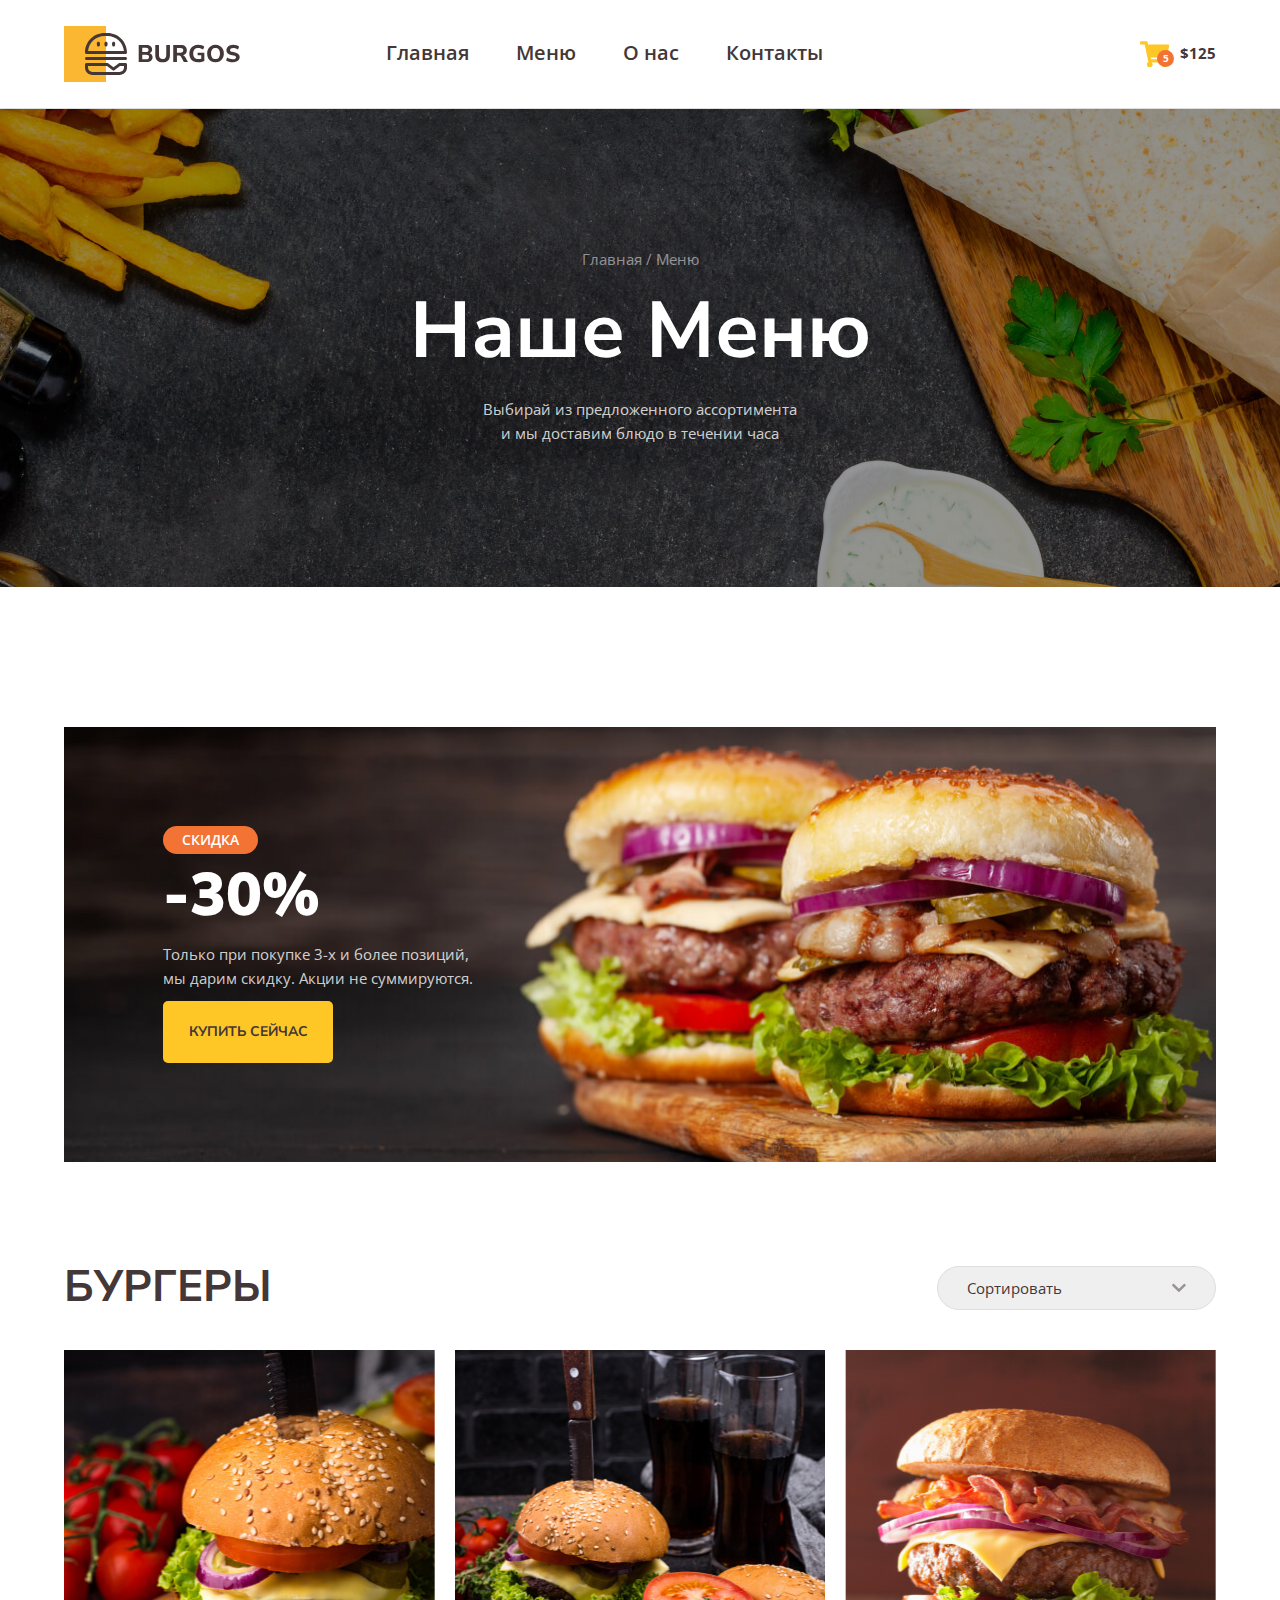
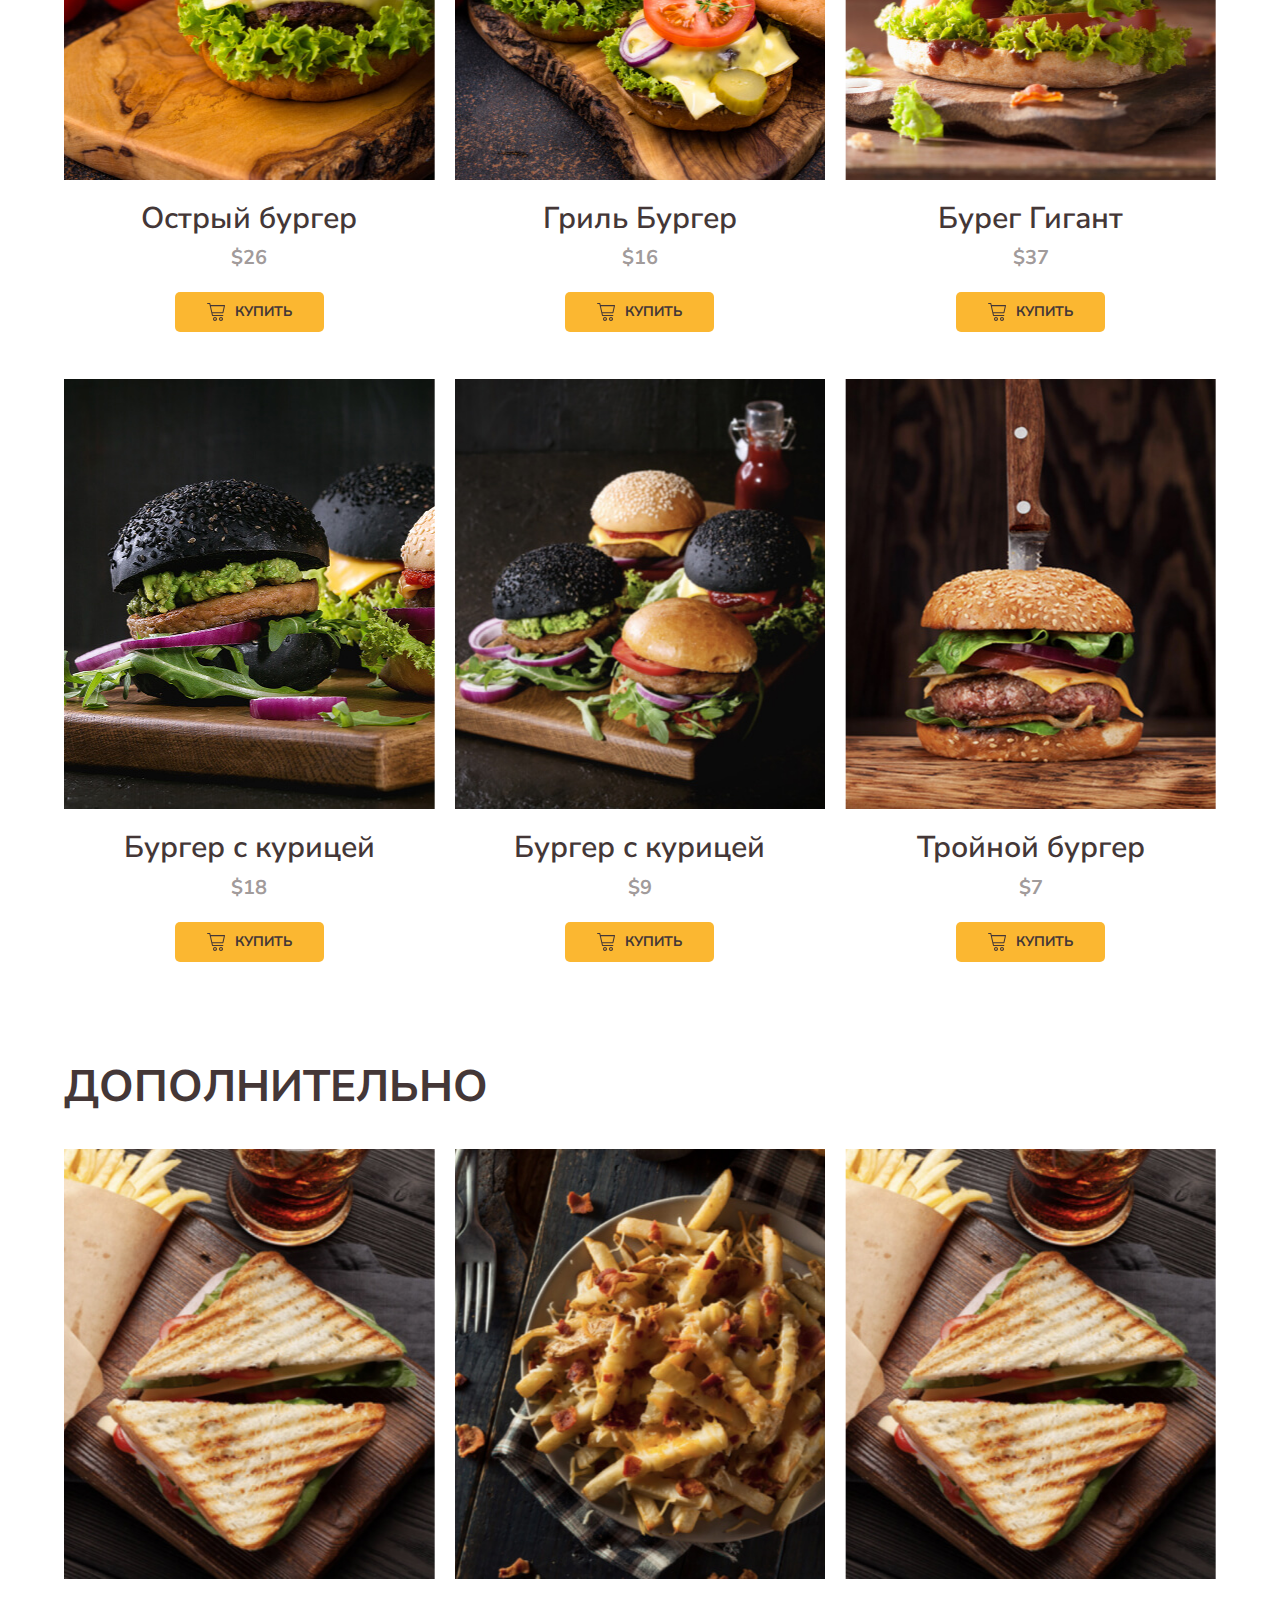
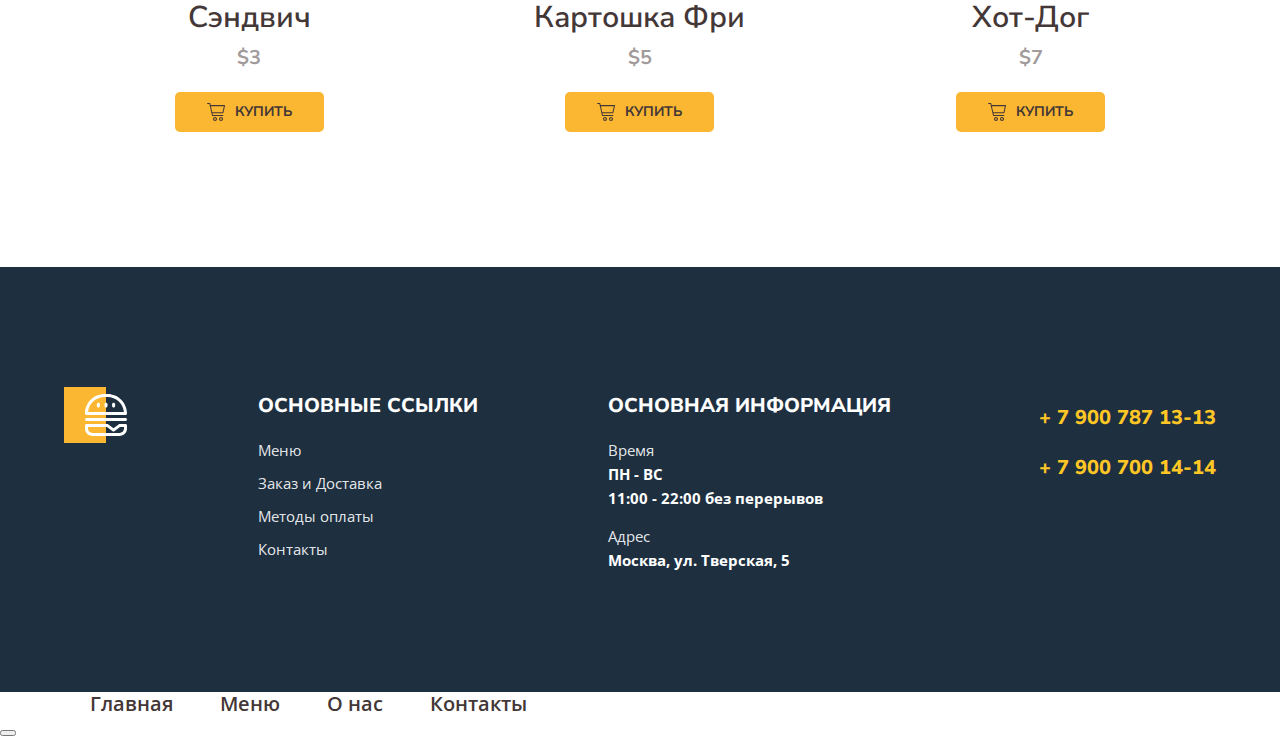
<file: index.html>
<!DOCTYPE html>
<html lang="ru">
  <head>
    <meta charset="UTF-8" />
    <link rel="preconnect" href="https://fonts.googleapis.com" />
    <link rel="preconnect" href="https://fonts.gstatic.com" crossorigin />
    <link
      href="https://fonts.googleapis.com/css2?family=Nunito+Sans:ital,opsz,wght@0,6..12,200..1000;1,6..12,200..1000&family=Open+Sans:ital,wght@0,300..800;1,300..800&display=swap"
      rel="stylesheet"
    />
    <link rel="shortcut icon" href="favicon.ico" />
    <link rel="icon" href="favicon.svg" type="image/svg+xml" />
    <link rel="stylesheet" href="styles/normalize.css" />
    <link rel="stylesheet" href="styles/styles.css" />
    <title>Burger</title>
  </head>
  <body>
    <header class="header" id="headerTop">
      <div class="container">
        <div class="header-wrapper">
          <button class="burger-menu" onclick="openModal()"></button>
          <div class="logo"></div>
          <nav class="nav">
            <a class="nav-link" href="">Главная</a>
            <a class="nav-link" href="index.html">Меню</a>
            <a class="nav-link" href="">О нас</a>
            <a class="nav-link" href="contacts.html">Контакты</a>
          </nav>
          <a class="cart">
            $125
            <span class="cart-count"> 5 </span>
          </a>
        </div>
      </div>
    </header>
    <section class="hero">
      <div class="container">
        <ul class="breadcrumbs">
          <li class="breadcrumbs-item">
            <a class="breadcrumbs-link" href="#">Главная</a>
          </li>
          <li class="breadcrumbs-item">Меню</li>
        </ul>
        <h1 class="hero-title">Наше Меню</h1>
        <p class="hero-desc">
          Выбирай из предложенного ассортимента и мы доставим блюдо в течении
          часа
        </p>
      </div>
    </section>
    <section class="banner">
      <div class="container">
        <div class="banner-wrapper">
          <h2 class="banner-title"><span>Cкидка</span>-30%</h2>
          <p class="banner-desc">
            Только при покупке 3-х и более позиций, мы&nbsp;дарим скидку. Акции
            не суммируются.
          </p>
          <a href="#menuBurger" class="banner-btn">Купить сейчас</a>
        </div>
      </div>
    </section>
    <main>
      <section id="menuBurger">
        <div class="container">
          <div class="menu">
            <div class="menu-header">
              <h2 class="menu-title">Бургеры</h2>
              <select class="menu-select">
                <option value="Сортировать" disabled selected>
                  Сортировать
                </option>
                <option value="По умолчанию">По умолчанию</option>
                <option value="По возрастанию цены">По возрастанию цены</option>
                <option value="По убыванию цены">По убыванию цены</option>
              </select>
            </div>
            <div class="menu-box">
              <div class="menu-item">
                <div class="menu-thumb">
                  <img src="img/menu/01.jpg" alt="burger" />
                </div>
                <h3 class="menu-name">Острый бургер</h3>
                <p class="menu-price">$26</p>
                <button class="menu-btn" type="button">Купить</button>
              </div>
              <div class="menu-item">
                <div class="menu-thumb">
                  <img src="img/menu/02.jpg" alt="burger" />
                </div>
                <h3 class="menu-name">Гриль Бургер</h3>
                <p class="menu-price">$16</p>
                <button class="menu-btn" type="button">Купить</button>
              </div>
              <div class="menu-item">
                <div class="menu-thumb">
                  <img src="img/menu/03.jpg" alt="burger" />
                </div>
                <h3 class="menu-name">Бурег Гигант</h3>
                <p class="menu-price">$37</p>
                <button class="menu-btn" type="button">Купить</button>
              </div>
              <div class="menu-item">
                <div class="menu-thumb">
                  <img src="img/menu/04.jpg" alt="burger" />
                </div>
                <h3 class="menu-name">Бургер с курицей</h3>
                <p class="menu-price">$18</p>
                <button class="menu-btn" type="button">Купить</button>
              </div>
              <div class="menu-item">
                <div class="menu-thumb">
                  <img src="img/menu/05.jpg" alt="burger" />
                </div>
                <h3 class="menu-name">Бургер с курицей</h3>
                <p class="menu-price">$9</p>
                <button class="menu-btn" type="button">Купить</button>
              </div>
              <div class="menu-item">
                <div class="menu-thumb">
                  <img src="img/menu/06.jpg" alt="burger" />
                </div>
                <h3 class="menu-name">Тройной бургер</h3>
                <p class="menu-price">$7</p>
                <button class="menu-btn" type="button">Купить</button>
              </div>
            </div>
          </div>

          <div class="menu">
            <div class="menu-header">
              <h2 class="menu-title">Дополнительно</h2>
            </div>
            <div class="menu-box _additionally">
              <div class="menu-item _additionally">
                <div class="menu-thumb">
                  <img src="img/menu/01-additionally.jpg" alt="additionally" />
                </div>
                <div class="menu-info">
                  <h3 class="menu-name">Сэндвич</h3>
                  <p class="menu-price">$3</p>
                  <button class="menu-btn" type="button">Купить</button>
                </div>
              </div>
              <div class="menu-item _additionally">
                <div class="menu-thumb">
                  <img src="img/menu/02-additionally.jpg" alt="additionally" />
                </div>
                <div class="menu-info">
                  <h3 class="menu-name">Картошка Фри</h3>
                  <p class="menu-price">$5</p>
                  <button class="menu-btn" type="button">Купить</button>
                </div>
              </div>
              <div class="menu-item _additionally">
                <div class="menu-thumb">
                  <img src="img/menu/01-additionally.jpg" alt="additionally" />
                </div>
                <div class="menu-info">
                  <h3 class="menu-name">Хот-Дог</h3>
                  <p class="menu-price">$7</p>
                  <button class="menu-btn" type="button">Купить</button>
                </div>
              </div>
            </div>
          </div>
        </div>
      </section>
    </main>
    <footer class="footer">
      <div class="container">
        <div class="footer-wrapper">
          <a href="#" class="footer-logo"></a>
          <div class="footer-item">
            <h3 class="footer-title">Основные ссылки</h3>
            <nav class="footer-nav">
              <a class="footer-link" href="index.html">Меню</a>
              <a class="footer-link" href="">Заказ и Доставка</a>
              <a class="footer-link" href="">Методы оплаты</a>
              <a class="footer-link" href="contacts.html">Контакты</a>
            </nav>
            <a class="footer-tel _mobile" href="tel:+79007871313">
              + 7 900 787 13-13
            </a>
            <a class="footer-tel _mobile" href="tel:+79007001414">
              + 7 900 700 14-14
            </a>
          </div>
          <div class="footer-item">
            <h3 class="footer-title">Основная информация</h3>
            <ul class="footer-list">
              <li class="footer-list-item">
                <span>Время</span>
                ПН - ВС <br />
                11:00 - 22:00 без перерывов
              </li>
              <li class="footer-list-item">
                <span>Адрес</span>
                Москва, ул. Тверская, 5
              </li>
            </ul>
          </div>
          <div class="footer-item">
            <a class="footer-tel" href="tel:+79007871313">+ 7 900 787 13-13</a>
            <a class="footer-tel" href="tel:+79007001414">+ 7 900 700 14-14</a>
          </div>
        </div>
      </div>
    </footer>
    <a class="button-up hidden" href="#headerTop" id="btnUp">Наверх</a>
    <div class="modal" id="modal">
      <nav class="nav _modal">
        <a class="nav-link" href="">Главная</a>
        <a class="nav-link" href="index.html">Меню</a>
        <a class="nav-link" href="">О нас</a>
        <a class="nav-link" href="contacts.html">Контакты</a>
      </nav>
      <button class="close-modal" onclick="closeModal()"></button>
    </div>
    <script src="scripts/script.js"></script>
  </body>
</html>
</file>
<file: styles/styles.css>
:root {
  --open-sans: "Open Sans", sans-serif;
  --nunito-sans: "Nunito Sans", sans-serif;

  --accent-light: #ffc725;
  --accent-dark: #f37335;
  --dark: #443737;
  --light: #ffffff;
  --light-rgb: 255, 255, 255;
  --line: #dedede;

  --tr: 0.2s;
}

body {
  font-family: var(--open-sans);
}

a {
  text-decoration: none;
}

.container {
  width: 100%;
  max-width: 1182px;
  margin: 0 auto;
  padding: 0 15px;
  box-sizing: border-box;
}

/* Header */

.header {
  border-bottom: 1px solid var(--line);
}

.header-wrapper {
  display: flex;
  align-items: center;
  gap: 56px;
  padding: 26px 0;
}

.burger-menu {
  display: none;
  width: 34px;
  height: 22px;
  background-image: url(../img/burger-menu.svg);
  background-repeat: no-repeat;
  background-size: cover;
  background-color: transparent;
  border: none;
}

.logo {
  width: 176px;
  height: 56px;
  background-image: url(../img/logo.svg);
  background-repeat: no-repeat;
  background-size: contain;
}

.nav {
  flex-grow: 1;
  display: flex;
  gap: 47px;
  margin-left: min(10vh, 147px);
}

.nav-link {
  color: var(--dark);
  font-size: 20px;
  font-weight: 600;
}

.nav-link::after {
  content: "";
  display: block;
  width: 100%;
  height: 3px;
  background-color: transparent;
  transition: var(--tr);
}

.nav-link:hover::after {
  background-color: var(--accent-light);
  border-radius: 1.5px;
}

.cart {
  position: relative;
  display: flex;
  gap: 10px;
  align-items: center;
  font-size: 15px;
  font-weight: 700;
  color: var(--dark);
}

.cart::before {
  content: "";
  display: block;
  width: 30px;
  height: 26px;
  background-image: url(../img/shopping-cart.svg);
  background-repeat: no-repeat;
  background-size: cover;
}

.cart-count {
  position: absolute;
  left: 17px;
  bottom: 0;
  display: flex;
  justify-content: center;
  align-items: center;
  width: 17px;
  height: 17px;
  font-size: 10px;
  color: var(--light);
  border-radius: 100%;
  background-color: var(--accent-dark);
}

.button-up {
  position: fixed;
  right: 10px;
  bottom: 10px;
  font-family: var(--nunito-sans);
  font-size: 14px;
  font-weight: 700;
  line-height: 1.29;
  padding: 5px 10px;
  text-decoration: none;
  text-align: center;
  text-transform: uppercase;
  border-radius: 5px;
  color: var(--dark);
  background-color: var(--accent-light);
  transition: var(--tr);
}

.button-up:hover {
  background-color: var(--accent-dark);
}

.button-up.hidden {
  opacity: 0;
}

.button-up.visible {
  opacity: 1;
}

/* Hero */

.hero {
  background-image: url(../img/hero-bg.jpg);
  background-repeat: no-repeat;
  background-size: cover;
  background-position: center center;
  padding: 142px;
  text-align: center;
}

.hero-contacts {
  background-image: url(../img/contacts-bg.jpg);
}

.breadcrumbs {
  display: flex;
  gap: 14px;
  justify-content: center;
  align-items: center;
  list-style-type: none;
  font-weight: 400;
  font-size: 15px;
  color: rgba(var(--light-rgb), 0.5);
  margin: 0;
  padding: 0;
}

.breadcrumbs-item {
  position: relative;
}

.breadcrumbs-item:not(:last-child)::after {
  position: absolute;
  content: "/";
  right: -10px;
}

.breadcrumbs-link {
  color: rgba(var(--light-rgb), 0.5);
  transition: var(--tr);
}

.breadcrumbs-link:hover {
  color: var(--accent-light);
}

.hero-title {
  margin-top: 18px;
  margin-bottom: 20px;
  font-family: var(--nunito-sans);
  font-weight: 700;
  font-size: 79px;
  color: var(--light);
  /*text-transform: capitalize;*/
}

.hero-desc {
  font-size: 15px;
  font-weight: 400;
  line-height: 1.6;
  text-align: center;
  color: rgba(var(--light-rgb), 0.8);
  max-width: 320px;
  margin: 0 auto;
}

/* Banner */

.banner {
  margin-top: 140px;
}

.banner-wrapper {
  background-image: url(../img/burger.jpg);
  background-repeat: no-repeat;
  background-size: cover;
  padding: 99px;
}

.banner-title {
  color: var(--light);
  font-family: var(--nunito-sans);
  font-size: 60px;
  font-weight: 900;
  line-height: 1.27;
  text-transform: uppercase;
  margin-top: 0;
  margin-bottom: 9px;
}

.banner-title span {
  display: block;
  max-width: 95px;
  font-family: var(--open-sans);
  font-size: 14px;
  line-height: 1.29;
  font-weight: 600;
  text-align: center;
  background-color: var(--accent-dark);
  border-radius: 14px;
  padding: 5px 0;
  margin-bottom: 3px;
}

.banner-desc {
  max-width: 330px;
  margin-top: 0;
  margin-bottom: 11px;
  color: rgba(var(--light-rgb), 0.8);
  font-size: 15px;
  font-weight: 400;
  line-height: 1.6;
}

.banner-btn {
  display: block;
  max-width: 170px;
  font-family: var(--nunito-sans);
  font-size: 14px;
  font-weight: 700;
  line-height: 1.29;
  padding: 22px 0;
  text-decoration: none;
  text-align: center;
  text-transform: uppercase;
  border-radius: 5px;
  color: var(--dark);
  background-color: var(--accent-light);
  transition: var(--tr);
}

.banner-btn:hover {
  background-color: var(--accent-dark);
}

.menu {
  margin-top: 98px;
}

.menu-header {
  display: flex;
  align-items: center;
  justify-content: space-between;
}

.menu-title {
  margin-top: 0;
  margin-bottom: 0;
  font-family: var(--nunito-sans);
  font-weight: 700;
  font-size: 44px;
  line-height: 127%;
  text-transform: uppercase;
  color: var(--dark);
}

.menu-select {
  color: var(--dark);
  font-weight: 400;
  font-size: 15px;
  line-height: 160%;
  appearance: none;
  flex-basis: 279px;
  background-image: url(../img/menu/arrow.svg);
  background-size: 14px 10px;
  background-repeat: no-repeat;
  background-position: 89% center;
  border: 1px solid var(--line);
  border-radius: 22px;
  padding: 9px 29px;
}

.menu-box {
  display: grid;
  grid-template-columns: repeat(3, 1fr);
  grid-template-rows: auto;
  margin-top: 34px;
  gap: 47px 20px;
}

.menu-item {
  font-family: var(--nunito-sans);
  text-align: center;
}

.menu-thumb {
  width: 100%;
  height: 430px;
  position: relative;
  overflow: hidden;
  margin-bottom: 20px;
}

.menu-thumb img {
  width: 100%;
  height: 100%;
  position: absolute;
  left: 50%;
  top: 50%;
  transform: translate(-50%, -50%);
  object-fit: cover;
}

.menu-name {
  font-weight: 600;
  font-size: 30px;
  line-height: 127%;
  color: var(--dark);
  margin-top: 0;
  margin-bottom: 6px;
}

.menu-price {
  font-weight: 700;
  font-size: 20px;
  line-height: 140%;
  color: rgba(68, 55, 55, 0.5);
  margin-top: 0;
  margin-bottom: 20px;
}

.menu-btn {
  display: flex;
  align-items: center;
  justify-content: center;
  gap: 10px;
  margin: 0 auto;
  padding: 11px 32px;
  font-family: var(--nunito-sans);
  font-weight: 700;
  font-size: 14px;
  line-height: 129%;
  text-transform: uppercase;
  text-align: center;
  text-decoration: none;
  color: var(--dark);
  background-color: #fbb731;
  border: none;
  border-radius: 5px;
  transition: var(--tr);
  cursor: pointer;
}

.menu-btn::before {
  content: "";
  display: block;
  width: 18px;
  height: 18px;
  background-image: url(../img/menu/cart.svg);
  background-repeat: no-repeat;
  background-size: cover;
}

.menu-btn:hover {
  background-color: var(--accent-dark);
}

/* Footer */

.footer {
  background-color: #1e2f40;
  padding: 120px 0;
  margin-top: 135px;
}

.footer-wrapper {
  display: flex;
  justify-content: space-between;
  gap: 15px;
}

.footer-logo {
  width: 63px;
  height: 56px;
  background-image: url(../img/logo-footer.svg);
  background-repeat: no-repeat;
  background-size: contain;
}

.footer-title {
  color: var(--light);
  font-family: var(--nunito-sans);
  font-weight: 800;
  font-size: 20px;
  line-height: 190%;
  text-transform: uppercase;
  margin-top: 0;
  margin-bottom: 13px;
}

.footer-nav {
  display: flex;
  flex-direction: column;
  gap: 9px;
}

.footer-link {
  color: rgba(var(--light-rgb), 0.9);
  font-size: 15px;
  line-height: 160%;
  transition: var(--tr);
}

.footer-link:hover {
  color: var(--accent-light);
}

.footer-list {
  list-style: none;
  padding-left: 0;
  margin: 0;
}

.footer-list-item {
  color: var(--light);
  font-size: 15px;
  font-weight: 700;
  line-height: 160%;
}

.footer-list-item span {
  display: block;
  color: rgba(var(--light-rgb), 0.9);
  font-weight: 400;
}

.footer-list-item:not(:last-child) {
  margin-bottom: 14px;
}

.footer-item:last-child {
  flex-basis: 194px;
}

.footer-tel {
  display: block;
  color: var(--accent-light);
  font-family: var(--nunito-sans);
  font-weight: 800;
  font-size: 20px;
  line-height: 190%;
  text-transform: uppercase;
  text-align: right;
  margin-top: 12px;
  transition: var(--tr);
}

.footer-tel:hover {
  color: var(--light);
}

.footer-tel._mobile {
  display: none;
}

/* Contacts */

.contact-main {
  display: flex;
  align-items: center;
  gap: 20px;
  max-width: 1057px;
  margin: 140px auto 60px;
}

.contact-map {
  flex-basis: 680px;
}

.contact-adress {
  flex-basis: calc(100% - 680px - 20px);
  list-style-type: none;
  padding-left: 0;
}

.contact-adress > li:not(:last-child) {
  margin-bottom: 26px;
}

.contact-adress > li > span {
  display: block;
  font-size: 15px;
  line-height: 160%;
}

.contact-adress > li > span:first-child {
  font-family: var(--nunito-sans);
  font-size: 20px;
  font-weight: 700;
  line-height: 190%;
  text-transform: uppercase;
  margin-left: 3px;
  margin-bottom: 4px;
}

.contact-adress > li > span:last-child {
  font-weight: 700;
  margin-top: 10px;
}

.contact-additionally {
  display: flex;
  justify-content: space-between;
  gap: 20px;
  max-width: 1057px;
  list-style-type: none;
  padding-left: 0;
  margin: 0 auto;
}

.contact-additionally > li {
  font-size: 15px;
  display: flex;
  align-items: center;
  gap: 15px;
}

.contact-additionally > li::before {
  content: "";
  display: block;
  width: 80px;
  height: 80px;
  background-repeat: no-repeat;
  background-size: cover;
}

.contact-additionally > li:nth-child(1):before {
  background-image: url(../images/contact/01.svg);
}
.contact-additionally > li:nth-child(2):before {
  background-image: url(../images/contact/02.svg);
}
.contact-additionally > li:nth-child(3):before {
  background-image: url(../images/contact/03.svg);
}

.contact-info,
.contact-tel {
  display: block;
  color: var(--dark);
  font-family: var(--nunito-sans);
  font-size: 20px;
  font-weight: 700;
  line-height: 140%;
  margin-top: 5px;
}

.contact-tel {
  transition: var(--tr);
}

.contact-tel:hover {
  color: var(--accent-light);
}

/* Media */

@media (max-width: 1080px) {
  .header-wrapper {
    gap: 40px;
  }

  .nav {
    margin-left: 0;
  }
}

@media (max-width: 768px) {
  .header-wrapper {
    gap: 45px;
  }
  .logo {
    width: 150px;
    height: 48px;
  }
  .nav {
    gap: 22px;
  }
  .banner {
    margin-top: 72px;
  }
  .banner-wrapper {
    padding: 100px 40px;
  }
  .menu {
    margin-top: 80px;
  }
  .menu-box {
    grid-template-columns: repeat(2, 1fr);
  }
  .menu-box._additionally {
    grid-template-columns: 1fr;
  }
  .menu-item._additionally {
    display: flex;
    align-items: center;
    gap: 20px;
  }
  .menu-item._additionally .menu-thumb {
    flex-basis: calc(60% - 20px);
    height: 260px;
    margin-bottom: 0;
  }
  .menu-info {
    flex-basis: 40%;
  }
  .footer {
    padding-top: 62px;
    padding-bottom: 71px;
  }
  .footer-nav {
    margin-bottom: 20px;
  }
  .footer-item:last-child {
    display: none;
  }
  .footer-tel._mobile {
    display: block;
    text-align: left;
  }
}

@media (max-width: 730px) {
  .header-wrapper {
    gap: 21px;
    padding-top: 19px;
    padding-bottom: 19px;
  }
  .nav {
    display: none;
  }
  .nav._modal {
    display: flex;
    flex-direction: column;
  }
  .nav-link::after {
    display: none;
  }
  .burger-menu {
    display: block;
  }
  .logo {
    width: 116px;
    height: 37px;
    flex-grow: 1;
  }
  .modal {
    width: 100%;
    max-width: 500px;
    padding: 40px 15px;
    margin: 0 auto;
    position: absolute;
    top: -400px;
    left: 0;
    right: 0;
    text-align: center;
    background-color: #fff8dc;
    box-sizing: border-box;
    transition: var(--tr);
  }
  .close-modal {
    display: block;
    width: 22px;
    height: 22px;
    background-image: url(../img/close.svg);
    background-repeat: no-repeat;
    background-size: cover;
    background-color: transparent;
    border: none;
    position: absolute;
    top: 20px;
    right: 20px;
  }
  .hero {
    padding-top: 55px;
    padding-bottom: 57px;
  }
  .breadcrumbs {
    font-size: 14px;
  }
  .hero-title {
    font-size: 38px;
    margin-top: 28px;
    margin-bottom: 13px;
  }
  .hero-desc {
    font-size: 12px;
    line-height: 166%;
  }
  .banner {
    margin-top: 33px;
  }
  .banner-wrapper {
    padding: 35px 15px 30px;
  }
  .banner-title {
    margin-bottom: 9px;
  }
  .banner-desc {
    font-size: 14px;
    margin-bottom: 20px;
    max-width: 220px;
  }
  .banner-btn {
    max-width: 196px;
  }
  .menu-box {
    gap: 24px 20px;
  }
  .menu-header {
    margin-top: 58px;
    margin-bottom: 30px;
  }
  .menu-title {
    font-size: 27px;
  }
  .menu-select {
    font-size: 12px;
    flex-basis: 136px;
    width: 136px;
    background-position: 93% center;
    padding: 13px 15px;
  }
  .menu-thumb {
    height: 50vh;
    margin-bottom: 10px;
  }
  .menu-item._additionally .menu-thumb {
    height: 30vh;
  }
  .menu-name {
    font-size: 13px;
    margin-bottom: 8px;
  }
  .menu-price {
    font-size: 12px;
    margin-bottom: 14px;
  }
  .menu-btn {
    padding: 11px 22px;
  }
  .footer {
    margin-top: 80px;
  }
  .footer-wrapper {
    flex-direction: column;
    gap: 35px;
    position: relative;
  }
  .footer-logo {
    margin-bottom: 9px;
  }
  .footer-tel._mobile {
    position: absolute;
    top: -13;
    right: 0;
  }
  .footer-tel._mobile + .footer-tel._mobile {
    top: 24px;
  }
  .footer-title {
    font-size: 18px;
  }
  .footer-nav {
    margin-bottom: 0;
  }
}

@media (max-width: 450px) {
  .menu-item._additionally .menu-thumb {
    flex-basis: calc(100% - 130px - 20px);
    height: 38vh;
  }
  .menu-item._additionally .menu-info {
    flex-basis: 130px;
  }
}
</file>
